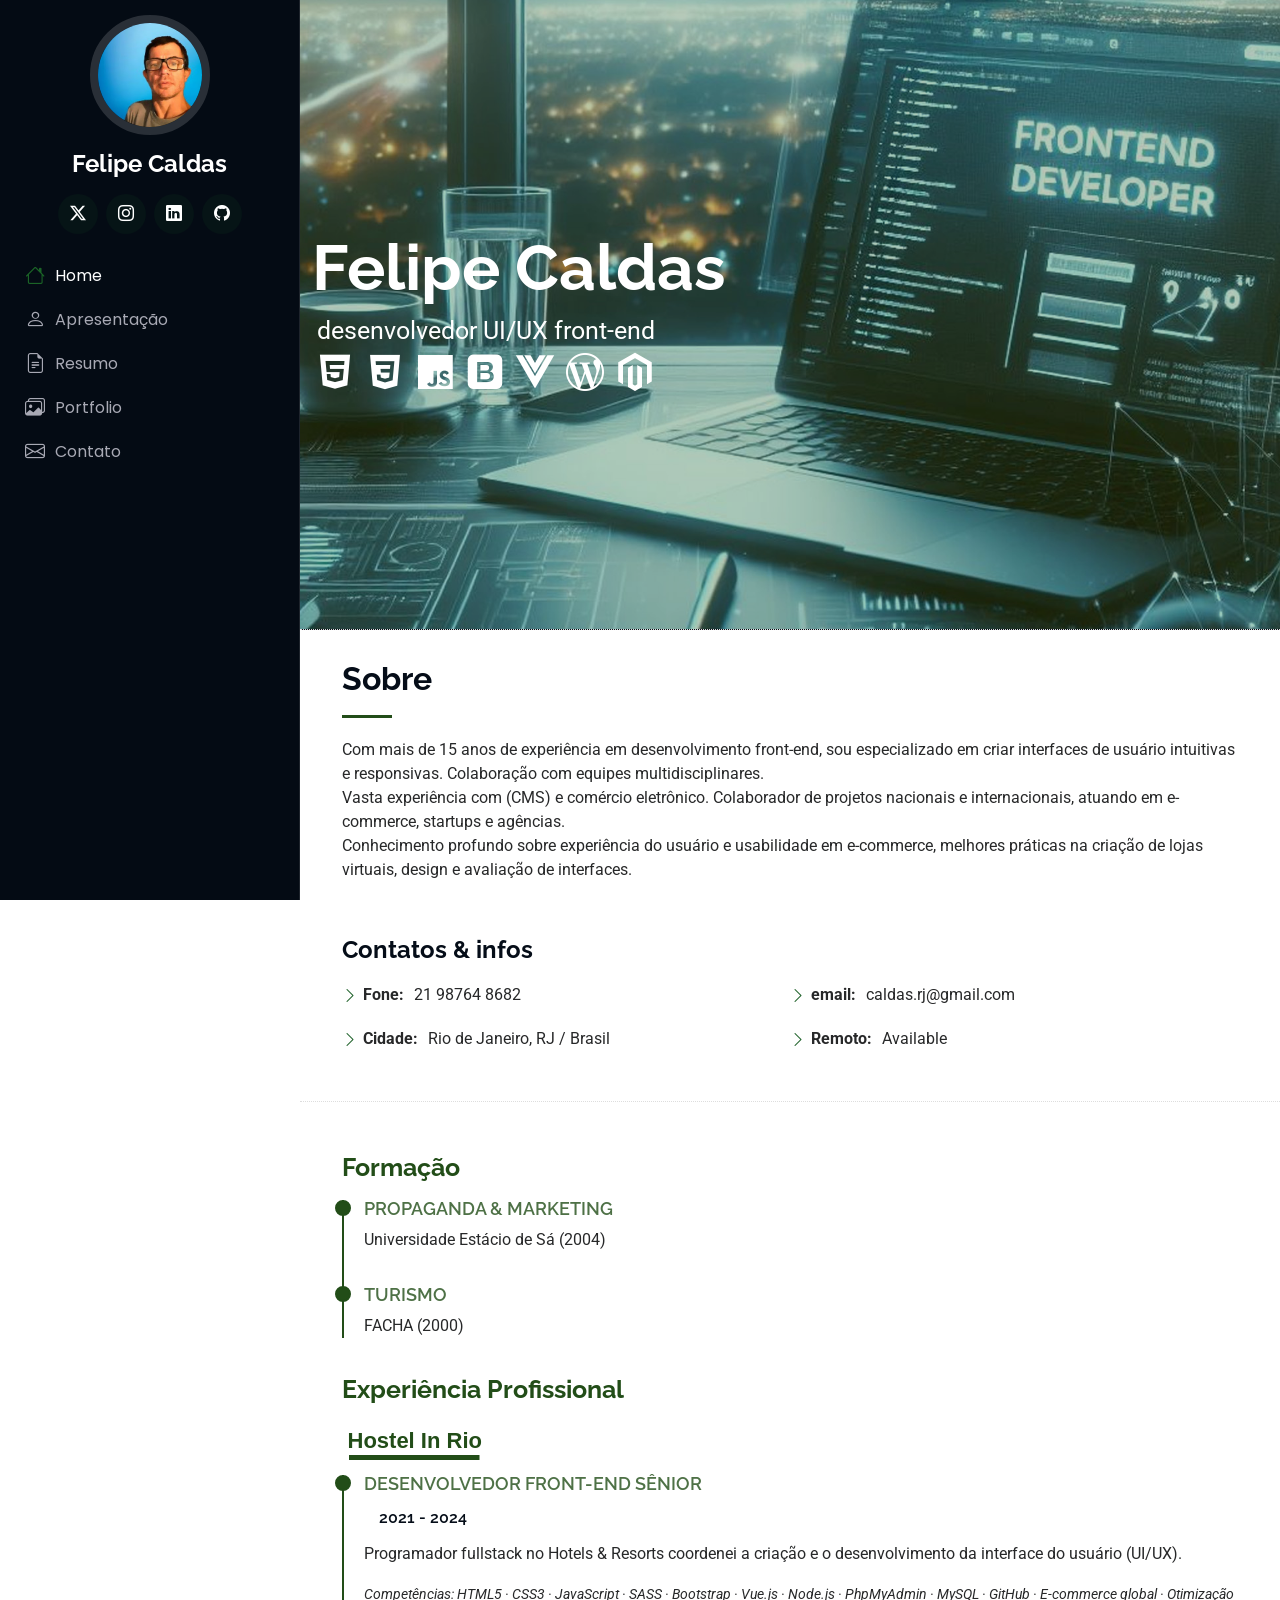
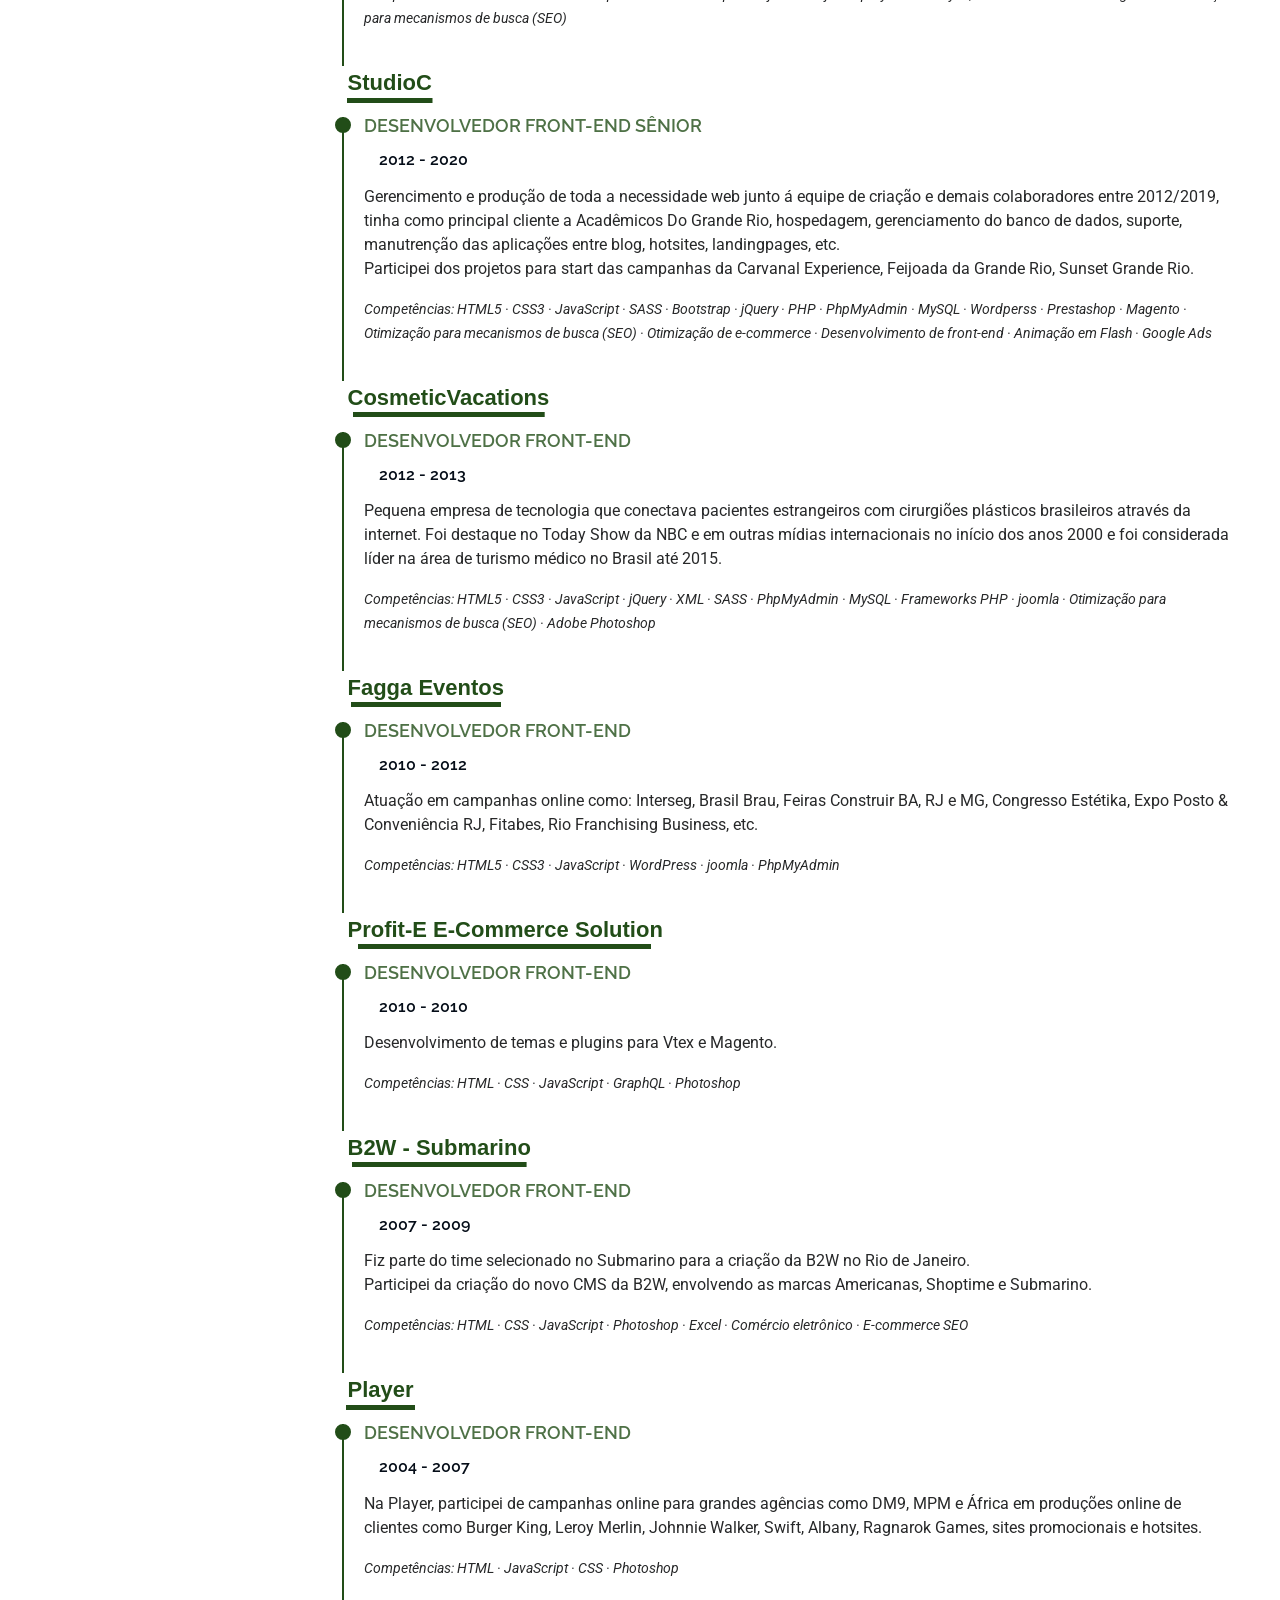
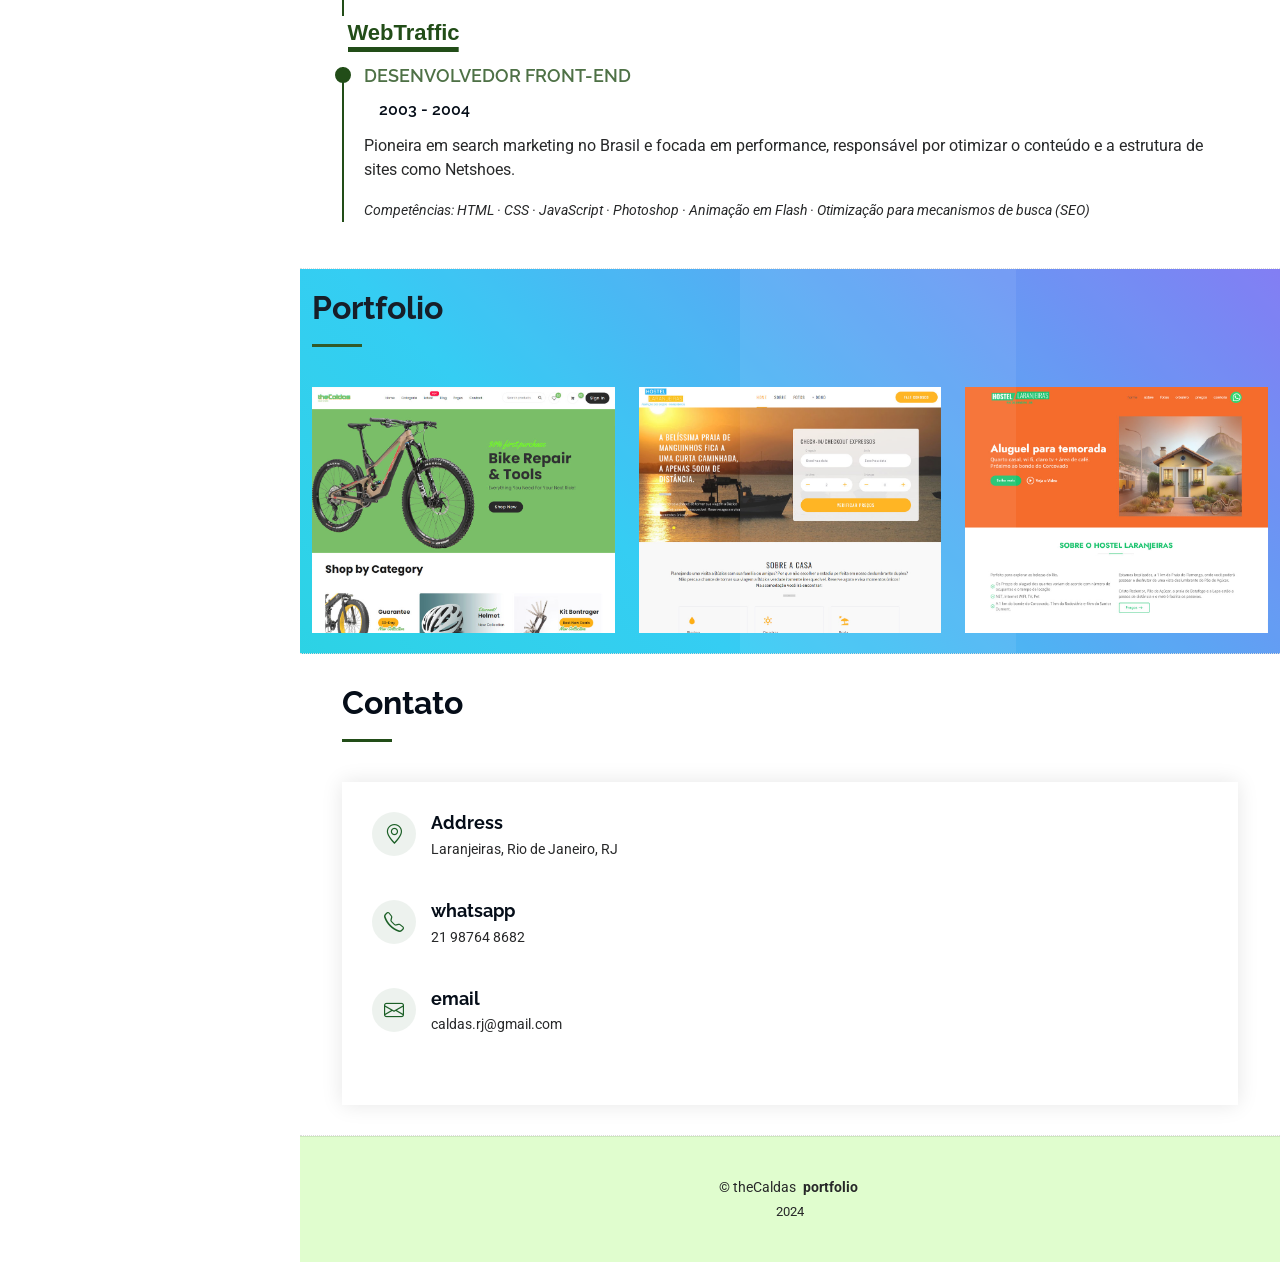
<file: index.html>
<!DOCTYPE html>
<html lang="en">

<head>
  <meta charset="utf-8">
  <meta content="width=device-width, initial-scale=1.0" name="viewport">
  <title>Felipe Caldas - Portfolio 2024</title>
  <meta content="" name="description">
  <meta content="" name="keywords">

  <!-- Favicons -->
  <link href="assets/img/favicon.ico" rel="icon">
  <link href="assets/img/apple-touch-icon.png" rel="apple-touch-icon">

  <!-- Fonts -->
  <link href="https://fonts.googleapis.com" rel="preconnect">
  <link href="https://fonts.gstatic.com" rel="preconnect" crossorigin>
  <link
    href="https://fonts.googleapis.com/css2?family=Roboto:ital,wght@0,100;0,300;0,400;0,500;0,700;0,900;1,100;1,300;1,400;1,500;1,700;1,900&family=Poppins:ital,wght@0,100;0,200;0,300;0,400;0,500;0,600;0,700;0,800;0,900;1,100;1,200;1,300;1,400;1,500;1,600;1,700;1,800;1,900&family=Raleway:ital,wght@0,100;0,200;0,300;0,400;0,500;0,600;0,700;0,800;0,900;1,100;1,200;1,300;1,400;1,500;1,600;1,700;1,800;1,900&display=swap"
    rel="stylesheet">

  <!-- Vendor CSS Files -->
  <link href="assets/vendor/bootstrap/css/bootstrap.min.css" rel="stylesheet">
  <link href="assets/vendor/bootstrap-icons/bootstrap-icons.css" rel="stylesheet">
  <link href="assets/vendor/boxicons/css/boxicons.min.css" rel="stylesheet">
  <link href="assets/vendor/aos/aos.css" rel="stylesheet">
  <link href="assets/vendor/glightbox/css/glightbox.min.css" rel="stylesheet">
  <link href="assets/vendor/swiper/swiper-bundle.min.css" rel="stylesheet">

  <!-- Main CSS File -->
  <link href="assets/css/main.css" rel="stylesheet">

  <!-- =======================================================
  * Template Name: iPortfolio
  * Template URL: https://bootstrapmade.com/iportfolio-bootstrap-portfolio-websites-template/
  * Updated: Jun 29 2024 with Bootstrap v5.3.3
  * Author: BootstrapMade.com
  * License: https://bootstrapmade.com/license/
  ======================================================== -->
</head>

<body class="index-page">

  <header id="header" class="header dark-background d-flex flex-column">
    <i class="header-toggle d-xl-none bi bi-list"></i>

    <div class="profile-img">
      <img src="assets/img/my-profile-img.jpg" alt="" class="img-fluid rounded-circle">
    </div>

    <a href="index.html" class="logo d-flex align-items-center justify-content-center">
      <!-- Uncomment the line below if you also wish to use an image logo -->
      <!-- <img src="assets/img/logo.png" alt=""> -->
      <h1 class="sitename">Felipe Caldas</h1>
    </a>

    <div class="social-links text-center">
      <a href="https://twitter.com/HostelinRio" target="_blank" twitter"><i class="bi bi-twitter-x"></i></a>
      <a href="https://www.linkedin.com/in/felipe-caldas-19a02522/" target="_blank" class="instagram"><i
          class="bi bi-instagram"></i></a>
      <a href="https://www.linkedin.com/in/felipe-caldas37/" class="google-plus" target="_blank"><i class="bi bi-linkedin"></i></a>
      <a href="https://github.com/felipecm37" class="linkedin" target="_blank"><i class="bi bi-github"></i></a>
    </div>

    <nav id="navmenu" class="navmenu">
      <ul>
        <li><a href="#hero" class="active"><i class="bi bi-house navicon"></i>Home</a></li>
        <li><a href="#about"><i class="bi bi-person navicon"></i> Apresentação</a></li>
        <li><a href="#resume"><i class="bi bi-file-earmark-text navicon"></i> Resumo</a></li>
        <li><a href="#portfolio"><i class="bi bi-images navicon"></i> Portfolio</a></li>
        <!--
        <li class="dropdown"><a href="#"><i class="bi bi-menu-button navicon"></i> <span>Dropdown</span> <i
              class="bi bi-chevron-down toggle-dropdown"></i></a>
          <ul>
            <li><a href="#">Dropdown 1</a></li>
            <li class="dropdown"><a href="#"><span>Deep Dropdown</span> <i
                  class="bi bi-chevron-down toggle-dropdown"></i></a>
              <ul>
                <li><a href="#">Deep Dropdown 1</a></li>
                <li><a href="#">Deep Dropdown 2</a></li>
                <li><a href="#">Deep Dropdown 3</a></li>
                <li><a href="#">Deep Dropdown 4</a></li>
                <li><a href="#">Deep Dropdown 5</a></li>
              </ul>
            </li>
            <li><a href="#">Dropdown 2</a></li>
            <li><a href="#">Dropdown 3</a></li>
            <li><a href="#">Dropdown 4</a></li>
          </ul>
        </li>
        -->
        <li><a href="#contact"><i class="bi bi-envelope navicon"></i> Contato</a></li>
      </ul>
    </nav>

  </header>

  <main class="main">

    <!-- Hero Section -->
    <section id="hero" class="hero section dark-background">

      <img src="assets/img/hero-bg.jpg" alt="" data-aos="fade-in" class="">

      <div class="container" data-aos="fade-up" data-aos-delay="100">
        <h2>Felipe Caldas</h2>
        <p>desenvolvedor UI/UX front-end</p>

        <div class="skill_job">
          <i class="bx hardskills bxl-html5"></i>
          <i class="bx hardskills bxl-css3"></i>
          <i class="bx hardskills bxl-javascript"></i>
          <i class="bx hardskills bxl-bootstrap"></i>
          <i class="bx hardskills bxl-vuejs"></i>
          <i class="bx hardskills bxl-wordpress"></i>
          <i class="bx hardskills bxl-magento"></i>
        </div>
      </div>

    </section><!-- /Hero Section -->

    <!-- About Section -->
    <section id="about" class="about section">

      <!-- Section Title -->
      <div class="container section-title" data-aos="fade-up">
        <h2>Sobre</h2>
        <p>
          Com mais de 15 anos de experiência em desenvolvimento front-end, sou especializado em criar interfaces de
          usuário intuitivas e responsivas. Colaboração com equipes multidisciplinares.<br>
          Vasta experiência com (CMS) e comércio eletrônico. Colaborador de projetos nacionais e internacionais, atuando
          em e-commerce, startups e agências.<br>
          Conhecimento profundo sobre experiência do usuário e usabilidade em e-commerce, melhores práticas na criação
          de lojas virtuais, design e avaliação de interfaces.
        </p>
      </div><!-- End Section Title -->

      <div class="container" data-aos="fade-up" data-aos-delay="100">

        <div class="row gy-4 justify-content-center">
          <div class="col-lg-8 content">
            <h2>Contatos &amp; infos</h2>
            <div class="row">
              <div class="col-lg-6">
                <ul>
                  <li><i class="bi bi-chevron-right"></i> <strong>Fone:</strong> <span>21 98764 8682</span></li>
                  <li><i class="bi bi-chevron-right"></i> <strong>email:</strong> <span>caldas.rj@gmail.com</span></li>
                  <li><i class="bi bi-chevron-right"></i> <strong>Cidade:</strong> <span>Rio de Janeiro, RJ /
                      Brasil</span></li>
                  <li><i class="bi bi-chevron-right"></i> <strong>Remoto:</strong> <span>Available</span></li>
                </ul>
              </div>

            </div>
          </div>
        </div>

      </div>

    </section>
    <!-- /About Section -->

    <!-- Resume Section -->
    <section id="resume" class="resume section">


      <div class="container">

        <div class="row">

          <div class="col-lg-6" data-aos="fade-up" data-aos-delay="100">

            <div class="col-lg-6" data-aos="fade-up" data-aos-delay="200">
              <h3 class="resume-title ntit">Formação</h3>
              <div class="resume-item">
                <h4>Propaganda & Marketing</h4>
                <p>Universidade Estácio de Sá (2004)</p>
              </div><!-- Edn Resume Item -->

              <div class="resume-item">
                <h4>Turismo</h4>
                <p>FACHA (2000)</p>
              </div><!-- Edn Resume Item -->

            </div>

            <h3 class="resume-title ntit">Experiência Profissional</h3>

            <h3 class="resume-title tcolor"><span>Hostel in Rio</span></h3>
            <div class="resume-item">
              <h4>DESENVOLVEDOR FRONT-END SÊNIOR</h4>
              <h5>2021 - 2024</h5>
              <p>Programador fullstack no Hotels & Resorts coordenei a criação e o desenvolvimento da interface do
                usuário (UI/UX).</p>
              <p><em>Competências: HTML5 · CSS3 · JavaScript · SASS · Bootstrap · Vue.js · Node.js · PhpMyAdmin · MySQL
                  · GitHub · E-commerce global · Otimização para mecanismos de busca (SEO)</em></p>
            </div><!-- Edn Resume Item -->

            <h3 class="resume-title tcolor"><span>StudioC</span></h3>
            <div class="resume-item">
              <h4>DESENVOLVEDOR FRONT-END SÊNIOR</h4>
              <h5>2012 - 2020</h5>
              <p>
                Gerencimento e produção de toda a necessidade web junto á equipe de criação e demais colaboradores entre
                2012/2019, tinha como principal cliente a Acadêmicos Do Grande Rio, hospedagem, gerenciamento do banco
                de dados, suporte, manutrenção
                das aplicações entre blog, hotsites, landingpages, etc.<br>
                Participei dos projetos para start das campanhas da Carvanal Experience, Feijoada da Grande Rio, Sunset
                Grande Rio.
              </p>
              <p><em>Competências: HTML5 · CSS3 · JavaScript · SASS · Bootstrap · jQuery · PHP · PhpMyAdmin · MySQL ·
                  Wordperss · Prestashop · Magento · Otimização para mecanismos de busca (SEO) · Otimização de
                  e-commerce · Desenvolvimento de front-end · Animação em Flash · Google Ads</em></p>
            </div><!-- Edn Resume Item -->

            <h3 class="resume-title tcolor"><span>CosmeticVacations</span></h3>
            <div class="resume-item">
              <h4>DESENVOLVEDOR FRONT-END</h4>
              <h5>2012 - 2013</h5>
              <p>Pequena empresa de tecnologia que conectava pacientes estrangeiros com cirurgiões plásticos brasileiros
                através da internet. Foi destaque no Today Show da NBC e em outras mídias internacionais no início dos
                anos 2000 e foi considerada líder na área de turismo médico no Brasil até 2015.</p>
              <p><em>Competências: HTML5 · CSS3 · JavaScript · jQuery · XML · SASS · PhpMyAdmin · MySQL · Frameworks PHP
                  · joomla · Otimização para mecanismos de busca (SEO) · Adobe Photoshop</em></p>
            </div><!-- Edn Resume Item -->

            <h3 class="resume-title tcolor"><span>Fagga eventos</span></h3>
            <div class="resume-item">
              <h4>DESENVOLVEDOR FRONT-END</h4>
              <h5>2010 - 2012</h5>
              <p>
                Atuação em campanhas online como: Interseg, Brasil Brau, Feiras Construir BA, RJ e MG, Congresso
                Estétika, Expo Posto & Conveniência RJ, Fitabes, Rio Franchising Business, etc.</p>
              <p><em>Competências: HTML5 · CSS3 · JavaScript · WordPress · joomla · PhpMyAdmin
                </em></p>
            </div><!-- Edn Resume Item -->

            <h3 class="resume-title tcolor"><span>Profit-e E-commerce Solution</span></h3>
            <div class="resume-item">
              <h4>DESENVOLVEDOR FRONT-END</h4>
              <h5>2010 - 2010</h5>
              <p>
                Desenvolvimento de temas e plugins para Vtex e Magento.
              <p><em>Competências: HTML · CSS · JavaScript · GraphQL · Photoshop</em></p>
            </div><!-- Edn Resume Item -->

            <h3 class="resume-title tcolor"><span>B2W - Submarino</span></h3>
            <div class="resume-item">
              <h4>DESENVOLVEDOR FRONT-END</h4>
              <h5>2007 - 2009</h5>
              <p>Fiz parte do time selecionado no Submarino para a criação da B2W no
                Rio de Janeiro.<br>
                Participei da criação do novo CMS da B2W, envolvendo as marcas Americanas, Shoptime e Submarino.
              </p>
              <p><em>Competências: HTML · CSS · JavaScript · Photoshop · Excel · Comércio eletrônico · E-commerce SEO
                </em></p>
            </div><!-- Edn Resume Item -->

            <h3 class="resume-title tcolor"><span>Player</span></h3>
            <div class="resume-item">
              <h4>DESENVOLVEDOR FRONT-END</h4>
              <h5>2004 - 2007</h5>
              <p>Na Player, participei de campanhas online para grandes agências como DM9,
                MPM e África em produções online de clientes como Burger King, Leroy Merlin, Johnnie Walker, Swift,
                Albany, Ragnarok Games, sites promocionais e hotsites.
              </p>
              <p><em>Competências: HTML · JavaScript · CSS · Photoshop
                </em></p>
            </div><!-- Edn Resume Item -->

            <h3 class="resume-title tcolor"><span>WebTraffic</span></h3>
            <div class="resume-item">
              <h4>DESENVOLVEDOR FRONT-END</h4>
              <h5>2003 - 2004</h5>
              <p>Pioneira em search marketing no Brasil e focada em performance, responsável por otimizar
                o conteúdo e a estrutura de sites como Netshoes.</p>
              <p><em>Competências: HTML · CSS · JavaScript · Photoshop · Animação em Flash · Otimização para mecanismos
                  de busca (SEO)
                </em></p>
            </div><!-- Edn Resume Item -->

          </div>

        </div>

      </div>

    </section><!-- /Resume Section -->

    <!-- Portfolio Section -->
    <section id="portfolio" class="portfolio section light-background">

      <!-- Section Title -->
      <div class="container section-title" data-aos="fade-up">
        <h2>Portfolio</h2>
      </div><!-- End Section Title -->

      <div class="container">

        <div class="isotope-layout" data-default-filter="*" data-layout="masonry" data-sort="original-order">

          <!--
          <ul class="portfolio-filters isotope-filters" data-aos="fade-up" data-aos-delay="100">
            <li data-filter="*" class="filter-active">All</li>
            <li data-filter=".filter-app">App</li>
            <li data-filter=".filter-product">Product</li>
            <li data-filter=".filter-branding">Branding</li>
            <li data-filter=".filter-books">Books</li>
          </ul>
         End Portfolio Filters -->

          <div class="row gy-4 isotope-container" data-aos="fade-up" data-aos-delay="200">

            <div class="col-lg-4 col-md-6 portfolio-item isotope-item filter-app">
              <div class="portfolio-content h-100">
                <img src="assets/img/portfolio/app-1.jpg" class="img-fluid" alt="">
                <div class="portfolio-info">
                  <h4>Project description. The E-commerce website is a place to showcase and sell work. The challenge:
                    Take a fictional product and develop a brand and an online store to sell it. </h4>
                  <p>E-commerce website</p>
                  <a href="assets/img/portfolio/app-1.jpg" title="Aplicação web" data-gallery="portfolio-gallery-app"
                    class="glightbox preview-link"><i class="bi bi-zoom-in"></i></a>
                  <a href="https://felipecm37.github.io/bstore.git.io/" target="_blank" title="Link Github"
                    class="details-link"><i class="bi bi-link-45deg"></i></a>
                </div>
              </div>
            </div><!-- End Portfolio Item -->

            <div class="col-lg-4 col-md-6 portfolio-item isotope-item filter-product">
              <div class="portfolio-content h-100">
                <img src="assets/img/portfolio/app-2.jpg" class="img-fluid" alt="">
                <div class="portfolio-info">
                  <h4>Aplicação web - HTML, css Bootstrap</h4>
                  <p>Landingpage com agendamento e reservas</p>
                  <a href="assets/img/portfolio/app-2.jpg" title="Aplicação web" data-gallery="portfolio-gallery-app"
                    class="glightbox preview-link"><i class="bi bi-zoom-in"></i></a>
                  <a href="https://felipecm37.github.io/buzios.github.io/" target="_blank" title="Link Github"
                    class="details-link"><i class="bi bi-link-45deg"></i></a>
                </div>
              </div>
            </div><!-- End Portfolio Item -->

            <div class="col-lg-4 col-md-6 portfolio-item isotope-item filter-branding">
              <div class="portfolio-content h-100">
                <img src="assets/img/portfolio/app-3.jpg" class="img-fluid" alt="">
                <div class="portfolio-info">
                  <h4>Aplicação web - HTML, css Bootstrap</h4>
                  <p>Tema para Landingpages</p>
                  <a href="assets/img/portfolio/app-3.jpg" title="Aplicação web"
                    data-gallery="portfolio-gallery-branding" class="glightbox preview-link"><i
                      class="bi bi-zoom-in"></i></a>
                  <a href="https://felipecm37.github.io/room.github.io/" target="_blank" title="Link Github"
                    class="details-link"><i class="bi bi-link-45deg"></i></a>
                </div>
              </div>
            </div><!-- End Portfolio Item -->

          </div><!-- End Portfolio Container -->

        </div>

      </div>

    </section><!-- /Portfolio Section -->

    <!-- Contact Section -->
    <section id="contact" class="contact section">

      <!-- Section Title -->
      <div class="container section-title" data-aos="fade-up">
        <h2>Contato</h2>
      </div><!-- End Section Title -->

      <div class="container" data-aos="fade-up" data-aos-delay="100">

        <div class="row gy-4">

          <div class="col-lg-5">

            <div class="info-wrap">
              <div class="info-item d-flex" data-aos="fade-up" data-aos-delay="200">
                <i class="bi bi-geo-alt flex-shrink-0"></i>
                <div>
                  <h3>Address</h3>
                  <p>Laranjeiras, Rio de Janeiro, RJ</p>
                </div>
              </div><!-- End Info Item -->

              <div class="info-item d-flex" data-aos="fade-up" data-aos-delay="300">
                <i class="bi bi-telephone flex-shrink-0"></i>
                <div>
                  <h3>whatsapp</h3>
                  <p>21 98764 8682</p>
                </div>
              </div><!-- End Info Item -->

              <div class="info-item d-flex" data-aos="fade-up" data-aos-delay="400">
                <i class="bi bi-envelope flex-shrink-0"></i>
                <div>
                  <h3>email</h3>
                  <p>caldas.rj@gmail.com</p>
                </div>
              </div><!-- End Info Item -->
            </div>
          </div>

        </div>

      </div>

    </section><!-- /Contact Section -->

  </main>

  <footer id="footer" class="footer position-relative light-background">

    <div class="container">
      <div class="copyright text-center ">
        <p>© <span>theCaldas</span> <strong class="px-1 sitename">portfolio</strong>
        </p>
      </div>
      <div class="credits">
        2024
      </div>
    </div>

  </footer>

  <!-- Scroll Top -->
  <a href="#" id="scroll-top" class="scroll-top d-flex align-items-center justify-content-center"><i
      class="bi bi-arrow-up-short"></i></a>

  <!-- Preloader -->
  <div id="preloader"></div>

  <!-- Vendor JS Files -->
  <script src="assets/vendor/bootstrap/js/bootstrap.bundle.min.js"></script>
  <script src="assets/vendor/php-email-form/validate.js"></script>
  <script src="assets/vendor/aos/aos.js"></script>
  <script src="assets/vendor/typed.js/typed.umd.js"></script>
  <script src="assets/vendor/purecounter/purecounter_vanilla.js"></script>
  <script src="assets/vendor/waypoints/noframework.waypoints.js"></script>
  <script src="assets/vendor/glightbox/js/glightbox.min.js"></script>
  <script src="assets/vendor/imagesloaded/imagesloaded.pkgd.min.js"></script>
  <script src="assets/vendor/isotope-layout/isotope.pkgd.min.js"></script>
  <script src="assets/vendor/swiper/swiper-bundle.min.js"></script>

  <!-- Main JS File -->
  <script src="assets/js/main.js"></script>

</body>

</html>
</file>
<file: assets/css/main.css>
/**
* Template Name: iPortfolio
* Template URL: https://bootstrapmade.com/iportfolio-bootstrap-portfolio-websites-template/
* Updated: Jun 29 2024 with Bootstrap v5.3.3
* Author: BootstrapMade.com
* License: https://bootstrapmade.com/license/
*/

/*--------------------------------------------------------------
# Font & Color Variables
# Help: https://bootstrapmade.com/color-system/
--------------------------------------------------------------*/
/* Fonts */
:root {
  --default-font: "Roboto", system-ui, -apple-system, "Segoe UI", Roboto, "Helvetica Neue", Arial, "Noto Sans", "Liberation Sans", sans-serif, "Apple Color Emoji", "Segoe UI Emoji", "Segoe UI Symbol", "Noto Color Emoji";
  --heading-font: "Raleway", sans-serif;
  --nav-font: "Poppins", sans-serif;
}

/* Global Colors - The following color variables are used throughout the website. Updating them here will change the color scheme of the entire website */
:root {
  --background-color: #ffffff;
  /* Background color for the entire website, including individual sections */
  --default-color: #272829;
  /* Default color used for the majority of the text content across the entire website */
  --heading-color: #050d18;
  /* Color for headings, subheadings and title throughout the website */
  --accent-color: #149ddd;
  /* Accent color that represents your brand on the website. It's used for buttons, links, and other elements that need to stand out */
  --surface-color: #ffffff;
  /* The surface color is used as a background of boxed elements within sections, such as cards, icon boxes, or other elements that require a visual separation from the global background. */
  --contrast-color: #ffffff;
  /* Contrast color for text, ensuring readability against backgrounds of accent, heading, or default colors. */
}

/* Nav Menu Colors - The following color variables are used specifically for the navigation menu. They are separate from the global colors to allow for more customization options */
:root {
  --nav-color: #a8a9b4;
  /* The default color of the main navmenu links */
  --nav-hover-color: #ffffff;
  /* Applied to main navmenu links when they are hovered over or active */
  --nav-mobile-background-color: #040b14;
  /* Used as the background color for mobile navigation menu */
  --nav-dropdown-background-color: #040b14;
  /* Used as the background color for dropdown items that appear when hovering over primary navigation items */
  --nav-dropdown-color: #a8a9b4;
  /* Used for navigation links of the dropdown items in the navigation menu. */
  --nav-dropdown-hover-color: #ffffff;
  /* Similar to --nav-hover-color, this color is applied to dropdown navigation links when they are hovered over. */
}

/* Color Presets - These classes override global colors when applied to any section or element, providing reuse of the sam color scheme. */

.light-background {
  --background-color: #e0fdce;
  --surface-color: #ffffff;
}

.dark-background {
  --background-color: #040b14;
  --default-color: #ffffff;
  --heading-color: #ffffff;
  --surface-color: #224d18;
  --contrast-color: #ffffff;
}

/* Smooth scroll */
:root {
  scroll-behavior: smooth;
}

/*--------------------------------------------------------------
# General Styling & Shared Classes
--------------------------------------------------------------*/
body {
  color: var(--default-color);
  background-color: var(--background-color);
  font-family: var(--default-font);
}

a {
  color: #224d18;
  text-decoration: none;
  transition: 0.3s;
}

a:hover {
  color: color-mix(in srgb, var(--accent-color), transparent 25%);
  text-decoration: none;
}

h1,
h2,
h3,
h4,
h5,
h6 {
  color: var(--heading-color);
  font-family: var(--heading-font);
}

/* PHP Email Form Messages
------------------------------*/
.php-email-form .error-message {
  display: none;
  background: #df1529;
  color: #ffffff;
  text-align: left;
  padding: 15px;
  margin-bottom: 24px;
  font-weight: 600;
}

/* Coluna de 50% para 100%
------------------------------*/
.col-lg-6 {
  width: 100%;
}

.col-lg-8 {
  flex: 0 0 auto;
  width: 100%;
}

.col-lg-5 {
  flex: 0 0 auto;
  width: 100%;
}

.php-email-form .sent-message {
  display: none;
  color: #ffffff;
  background: #059652;
  text-align: center;
  padding: 15px;
  margin-bottom: 24px;
  font-weight: 600;
}

.php-email-form .loading {
  display: none;
  background: var(--surface-color);
  text-align: center;
  padding: 15px;
  margin-bottom: 24px;
}

.php-email-form .loading:before {
  content: "";
  display: inline-block;
  border-radius: 50%;
  width: 24px;
  height: 24px;
  margin: 0 10px -6px 0;
  border: 3px solid var(--accent-color);
  border-top-color: var(--surface-color);
  animation: php-email-form-loading 1s linear infinite;
}

@keyframes php-email-form-loading {
  0% {
    transform: rotate(0deg);
  }

  100% {
    transform: rotate(360deg);
  }
}

/*--------------------------------------------------------------
# Global Header
--------------------------------------------------------------*/
.header {
  color: var(--default-color);
  background-color: var(--background-color);
  position: fixed;
  top: 0;
  left: 0;
  bottom: 0;
  padding: 0 15px;
  width: 300px;
  transition: all ease-in-out 0.3s;
  overflow-y: auto;
  z-index: 997;
  border-right: 1px solid color-mix(in srgb, var(--default-color), transparent 90%);
}

.header .profile-img img {
  margin: 15px auto;
  display: block;
  width: 120px;
  border: 8px solid color-mix(in srgb, var(--default-color), transparent 85%);
}

.header .logo {
  line-height: 1;
  margin-bottom: 15px;
}

.header .logo img {
  max-height: 32px;
  margin-right: 8px;
}

.header .logo h1 {
  font-size: 24px;
  margin: 0;
  font-weight: 700;
  color: #fff;
}

/*
.rounded-circle {
  animation: rotation 3s infinite linear;
  max-width: 210px;
  width: 200px;
}
*/

@keyframes rotation {
  from {
    transform: rotate(0deg);
  }

  to {
    transform: rotate(359deg);
  }
}

.header .social-links {
  margin: 0 0 20px 0;
}

.header .social-links a {
  font-size: 16px;
  display: inline-flex;
  align-items: center;
  justify-content: center;
  background: color-mix(in srgb, hsl(130, 56%, 24%), transparent 90%);
  color: var(--default-color);
  margin: 0 2px;
  border-radius: 50%;
  text-align: center;
  width: 40px;
  height: 40px;
  transition: 0.3s;
}

.header .social-links a:hover {
  color: var(--contrast-color);
  background: hsl(130, 56%, 24%);
}

@media (min-width: 1200px) {

  .header~main,
  .header~#footer {
    margin-left: 300px;
  }
}

@media (max-width: 1199px) {
  .header {
    left: -100%;
  }
}

.header.header-show {
  left: 0;
}

.header .header-toggle {
  color: var(--contrast-color);
  background-color: hsl(130, 56%, 24%);
  font-size: 22px;
  display: flex;
  align-items: center;
  justify-content: center;
  width: 40px;
  height: 40px;
  border-radius: 50%;
  cursor: pointer;
  position: fixed;
  top: 15px;
  right: 15px;
  z-index: 9999;
  transition: background-color 0.3s;
}

.header .header-toggle:hover {
  color: var(--contrast-color);
  background-color: color-mix(in srgb, hsl(130, 56%, 24%) 90%, white 15%);
}

/*--------------------------------------------------------------
# Navigation Menu
--------------------------------------------------------------*/
.mobile-nav-toggle {
  display: none;
}

.navmenu {
  padding: 0;
  z-index: 9997;
}

.navmenu ul {
  list-style: none;
  padding: 0 0 20px 0;
  margin: 0;
}

.navmenu a,
.navmenu a:focus {
  color: var(--nav-color);
  padding: 7px 10px;
  font-family: var(--nav-font);
  font-size: 16px;
  font-weight: 400;
  display: flex;
  align-items: center;
  white-space: nowrap;
  transition: 0.3s;
  width: 100%;
}

.navmenu a .navicon,
.navmenu a:focus .navicon {
  font-size: 20px;
  margin-right: 10px;
}

.navmenu a .toggle-dropdown,
.navmenu a:focus .toggle-dropdown {
  font-size: 12px;
  line-height: 0;
  margin-left: auto;
  width: 30px;
  height: 30px;
  display: flex;
  align-items: center;
  justify-content: center;
  border-radius: 50%;
  transition: 0.3s;
  flex-shrink: 0;
  background-color: color-mix(in srgb, var(--accent-color), transparent 90%);
}

.navmenu a .toggle-dropdown:hover,
.navmenu a:focus .toggle-dropdown:hover {
  background-color: var(--accent-color);
  color: var(--contrast-color);
}

.navmenu a:hover,
.navmenu .active,
.navmenu .active:focus {
  color: var(--nav-hover-color);
}

.navmenu a:hover .navicon,
.navmenu .active .navicon,
.navmenu .active:focus .navicon {
  color: #1b6427;
}

.navmenu .active .toggle-dropdown,
.navmenu .active:focus .toggle-dropdown {
  background-color: #224d18;
  color: var(--contrast-color);
  transform: rotate(180deg);
}

.navmenu .dropdown {
  display: block;
}

.navmenu .dropdown a,
.navmenu .dropdown a:focus {
  color: --nav-dropdown-color;
}

.navmenu .dropdown a:hover,
.navmenu .dropdown .active,
.navmenu .dropdown .active:focus {
  color: var(--nav-dropdown-hover-color);
}

.navmenu .dropdown ul {
  position: static;
  display: none;
  z-index: 99;
  padding: 5px 10px;
  margin: 5px 10px;
  background-color: var(--nav-dropdown-background-color);
  border: 1px solid color-mix(in srgb, var(--default-color), transparent 90%);
  box-shadow: none;
  transition: all 0.5s ease-in-out;
}

.navmenu .dropdown ul ul {
  background-color: rgba(33, 37, 41, 0.1);
}

.navmenu .dropdown>.dropdown-active {
  display: block;
  background-color: rgba(33, 37, 41, 0.03);
}

/*--------------------------------------------------------------
# Global Footer
--------------------------------------------------------------*/
.footer {
  color: var(--default-color);
  background-color: var(--background-color);
  font-size: 14px;
  padding: 40px 0;
  position: relative;
  border-top: 1px solid color-mix(in srgb, var(--default-color), transparent 90%);
}

.footer .copyright p {
  margin-bottom: 0;
}

.footer .credits {
  margin-top: 4px;
  font-size: 13px;
  text-align: center;
}

/*--------------------------------------------------------------
# Preloader
--------------------------------------------------------------*/
#preloader {
  position: fixed;
  inset: 0;
  z-index: 999999;
  overflow: hidden;
  background: var(--background-color);
  transition: all 0.6s ease-out;
}

#preloader:before {
  content: "";
  position: fixed;
  top: calc(50% - 30px);
  left: calc(50% - 30px);
  border: 6px solid #ffffff;
  border-color: var(--accent-color) transparent var(--accent-color) transparent;
  border-radius: 50%;
  width: 60px;
  height: 60px;
  animation: animate-preloader 1.5s linear infinite;
}

@keyframes animate-preloader {
  0% {
    transform: rotate(0deg);
  }

  100% {
    transform: rotate(360deg);
  }
}

/*--------------------------------------------------------------
# Scroll Top Button
--------------------------------------------------------------*/
.scroll-top {
  position: fixed;
  visibility: hidden;
  opacity: 0;
  right: 15px;
  bottom: -15px;
  z-index: 99999;
  background-color: hsl(130, 56%, 24%);
  width: 44px;
  height: 44px;
  border-radius: 50px;
  transition: all 0.4s;
}

.scroll-top i {
  font-size: 24px;
  color: var(--contrast-color);
  line-height: 0;
}

.scroll-top:hover {
  background-color: #224d18;
  color: var(--contrast-color);
}

.scroll-top.active {
  visibility: visible;
  opacity: 1;
  bottom: 15px;
}

em {
  font-size: 14px;
}

/*--------------------------------------------------------------
# Disable aos animation delay on mobile devices
--------------------------------------------------------------*/
@media screen and (max-width: 768px) {
  [data-aos-delay] {
    transition-delay: 0 !important;
  }
}

/*--------------------------------------------------------------
# Global Page Titles & Breadcrumbs
--------------------------------------------------------------*/
.page-title {
  color: var(--default-color);
  background-color: var(--background-color);
  padding: 25px 0;
  position: relative;
}

.page-title h1 {
  font-size: 24px;
  font-weight: 700;
}

.page-title .breadcrumbs ol {
  display: flex;
  flex-wrap: wrap;
  list-style: none;
  padding: 0;
  margin: 0;
  font-size: 14px;
  font-weight: 400;
}

.page-title .breadcrumbs ol li+li {
  padding-left: 10px;
}

.page-title .breadcrumbs ol li+li::before {
  content: "/";
  display: inline-block;
  padding-right: 10px;
  color: color-mix(in srgb, var(--default-color), transparent 70%);
}


.portfolio {
  width: 100%;
  padding: 20px 0 20px 0 !important;
  background: -moz-linear-gradient(45deg, #02e1ba 0%, #26c9f2 29%, #d911f2 66%, #ffa079 100%);
  background: -webkit-linear-gradient(45deg, #02e1ba 0%, #26c9f2 29%, #d911f2 66%, #ffa079 100%);
  background: linear-gradient(45deg, #02e1ba 0%, #26c9f2 29%, #d911f2 66%, #ffa079 100%);
  background-size: 400% 400%;
  -webkit-animation: Gradient 15s ease infinite;
  -moz-animation: Gradient 15s ease infinite;
  animation: Gradient 15s ease infinite;
  /*min-height: calc(100vh - 2rem);*/
  display: flex;
  flex-direction: column;
  align-items: stretch;
  justify-content: space-evenly;
  overflow: hidden;
  position: relative;
}

.portfolio::before,
.portfolio::after {
  content: "";
  width: 70vmax;
  height: 70vmax;
  position: absolute;
  background: rgba(255, 255, 255, 0.07);
  left: -20vmin;
  top: -20vmin;
  animation: morph 15s linear infinite alternate, spin 20s linear infinite;
  z-index: 1;
  will-change: border-radius, transform;
  transform-origin: 55% 55%;
  pointer-events: none;
}

.portfolio::after {
  width: 70vmin;
  height: 70vmin;
  left: auto;
  right: -10vmin;
  top: auto;
  bottom: 0;
  animation: morph 10s linear infinite alternate, spin 26s linear infinite reverse;
  transform-origin: 20% 20%;
}

@-webkit-keyframes Gradient {
  0% {
    background-position: 0 50%
  }

  50% {
    background-position: 100% 50%
  }

  100% {
    background-position: 0 50%
  }
}

@-moz-keyframes Gradient {
  0% {
    background-position: 0 50%
  }

  50% {
    background-position: 100% 50%
  }

  100% {
    background-position: 0 50%
  }
}

@keyframes Gradient {
  0% {
    background-position: 0 50%
  }

  50% {
    background-position: 100% 50%
  }

  100% {
    background-position: 0 50%
  }
}

@keyframes morph {
  0% {
    border-radius: 40% 60% 60% 40% / 70% 30% 70% 30%;
  }

  100% {
    border-radius: 40% 60%;
  }
}

@keyframes spin {
  to {
    transform: rotate(1turn);
  }
}

.st0 {
  display: none;
}

.st1 {
  display: inline;
}

.st2 {
  opacity: 0.29;
}

.st3 {
  fill: #FFFFFF;
}

.st4 {
  clip-path: url(#SVGID_2_);
  fill: #FFFFFF;
}

.st5 {
  clip-path: url(#SVGID_4_);
}

.st6 {
  clip-path: url(#SVGID_6_);
}

.st7 {
  clip-path: url(#SVGID_8_);
}

.st8 {
  clip-path: url(#SVGID_10_);
}

.st9 {
  fill: none;
}

.st10 {
  clip-path: url(#SVGID_12_);
}

.st11 {
  opacity: 0.7;
}

.st12 {
  clip-path: url(#SVGID_14_);
}

.st13 {
  opacity: 0.2;
}

.st14 {
  clip-path: url(#SVGID_16_);
}

.st15 {
  opacity: 0.3;
  fill: #FFFFFF;
  enable-background: new;
}

/*--------------------------------------------------------------
# Global Sections
--------------------------------------------------------------*/
section,
.section {
  color: var(--default-color);
  background-color: var(--background-color);
  padding: 30px;
  overflow: clip;
  border-bottom: 1px #dddddd dotted;
}

/*--------------------------------------------------------------
# Global Section Titles
--------------------------------------------------------------*/
.section-title {
  padding-bottom: 20px;
  position: relative;
}

.section-title h2 {
  font-size: 32px;
  font-weight: 700;
  margin-bottom: 20px;
  padding-bottom: 20px;
  position: relative;
}

.section-title h2:after {
  content: "";
  position: absolute;
  display: block;
  width: 50px;
  height: 3px;
  background: #224d18;
  left: 0;
  bottom: 0;
}

.section-title p {
  margin-bottom: 0;
}

/*--------------------------------------------------------------
# Hero Section
--------------------------------------------------------------*/
.hero {
  width: 100%;
  min-height: 70vh;
  position: relative;
  padding: 80px 0;
  display: flex;
  align-items: center;
  justify-content: center;
}

.hero img {
  position: absolute;
  inset: 0;
  display: block;
  width: 100%;
  height: 100%;
  object-fit: cover;
  z-index: 1;
}

.hero:before {
  content: "";
  background: color-mix(in srgb, #224d18, transparent 70%);
  position: absolute;
  inset: 0;
  z-index: 2;
}

.hero .container {
  position: relative;
  z-index: 3;
}

.hero h2 {
  margin: 0;
  font-size: 64px;
  font-weight: 700;
}

.hero p {
  margin: 5px 0 0 5px;
  font-size: 25px;
}

.hero p span {
  letter-spacing: 1px;
  border-bottom: 2px solid #fff);
}

.hero .social-links {
  margin-top: 25px;
}

.hero .social-links a {
  font-size: 24px;
  display: inline-block;
  color: color-mix(in srgb, hsl(130, 56%, 24%), transparent 50%);
  line-height: 1;
  margin-right: 20px;
  transition: 0.3s;
}

.hero .social-links a:hover {
  color: var(--accent-color);
}

.hardskills {
  font-size: 46px !important;
  color: #fff;
}


.skill_job {
  width: 100%;
  margin: auto;
  float: none;
  display: block;
  height: auto;
  color: #1c470e;
  /* Fallback: Set a background color. */
  background-color: #ffffff;

  /* Create the gradient. */
  background-image: linear-gradient(45deg, #ffffff, #ffffff);

  /* Set the background size and repeat properties. */
  background-size: 100%;
  background-repeat: repeat;

  /* Use the text as a mask for the background. */
  /* This will show the gradient as a text color rather than element bg. */
  -webkit-background-clip: text;
  -webkit-text-fill-color: transparent;
  -moz-background-clip: text;
  -moz-text-fill-color: transparent;

}

@media (max-width: 768px) {
  .hero h2 {
    font-size: 32px;
  }

  .hero p {
    font-size: 20px;
  }
}

/*--------------------------------------------------------------
# About Section
--------------------------------------------------------------*/
.about .content h2 {
  font-weight: 700;
  font-size: 24px;
  padding: 34px 0 10px 0;
}

.about .content ul {
  list-style: none;
  padding: 0;
}

.about .content ul li {
  margin-bottom: 20px;
  display: flex;
  align-items: center;
  float: left;
  width: 50%;
}

/* Estilos para telas com largura máxima de 800px */
@media screen and (max-width: 800px) {
  .about .content ul li {
    width: 100%;
  }
}

.about .content ul strong {
  margin-right: 10px;
}

.about .content ul i {
  font-size: 16px;
  margin-right: 5px;
  color: hsl(130, 56%, 24%);
  line-height: 0;
}

/*--------------------------------------------------------------
# Stats Section
--------------------------------------------------------------*/
.stats .stats-item {
  padding: 30px;
  width: 100%;
}

.stats .stats-item i {
  color: hsl(130, 56%, 24%);
  display: block;
  font-size: 44px;
  float: left;
  line-height: 0;
}

.stats .stats-item .purecounter {
  color: hsl(130, 56%, 24%);
  font-size: 48px;
  line-height: 40px;
  display: block;
  font-weight: 700;
  margin-left: 60px;
}

.stats .stats-item p {
  color: color-mix(in srgb, hsl(130, 56%, 24%), transparent 40%);
  padding: 15px 0 0 0;
  margin: 0 0 0 60px;
  font-family: var(--heading-font);
  font-size: 14px;
}

/*--------------------------------------------------------------
# Skills Section
--------------------------------------------------------------*/
.skills .progress {
  height: 60px;
  display: block;
  background: none;
  border-radius: 0;
}

.skills .progress .skill {
  color: var(--heading-color);
  padding: 0;
  margin: 0 0 6px 0;
  text-transform: uppercase;
  display: block;
  font-weight: 600;
  font-family: var(--heading-font);
}

.skills .progress .skill .val {
  float: right;
  font-style: normal;
}

.skills .progress-bar-wrap {
  background: color-mix(in srgb, var(--default-color), transparent 90%);
  height: 10px;
}

.skills .progress-bar {
  width: 1px;
  height: 10px;
  transition: 0.9s;
  background-color: var(--accent-color);
}

.ntit {
  padding: 20px 0 0 0;
  font-size: 25px !important;
}

/*--------------------------------------------------------------
# Resume Section
--------------------------------------------------------------*/
.resume .resume-title {
  color: #224d18;
  font-size: 22px;
  font-weight: 700;
  margin-top: 0px;
  margin-bottom: 20px;
}

.resume .resume-item {
  padding: 0 0 20px 20px;
  margin-top: -2px;
  border-left: 2px solid #224d18;
  position: relative;
}

.resume .resume-item h4 {
  line-height: 18px;
  font-size: 18px;
  font-weight: 600;
  text-transform: uppercase;
  color: color-mix(in srgb, #224d18, transparent 20%);
  margin-bottom: 10px;
}

.resume .resume-item h5 {
  font-size: 16px;
  padding: 5px 15px;
  display: inline-block;
  font-weight: 600;
  margin-bottom: 10px;
}

.resume .resume-item ul {
  padding-left: 20px;
}

.resume .resume-item ul li {
  padding-bottom: 10px;
}

.resume .resume-item:last-child {
  padding-bottom: 0;
}

.resume .resume-item::before {
  content: "";
  position: absolute;
  width: 16px;
  height: 16px;
  border-radius: 50px;
  left: -9px;
  top: 0;
  background: #224d18;
  border: 2px solid #224d18;
}

.tcolor {
  --a: -45deg;
  /* control the angle */
  --t: .23em;
  /* thickness of the underline */
  color: #F1D4AF;
}

.tcolor span {
  --_s: calc(var(--t)*cos(var(--a)));
  background: linear-gradient(var(--a), #224d18 var(--_s), currentColor 0 calc(100% - var(--_s)), #224d18 0) bottom/var(--i, 90%) var(--t) no-repeat;
  padding: 0 .25em calc(var(--t) + .1em);
  -webkit-box-decoration-break: clone;
  box-decoration-break: clone;
  transition: .3s;
  cursor: pointer;
}

.tcolor:hover span {
  --i: 100%;
}

.tcolor {
  font-family: sans-serif;
  font-size: 3rem;
  font-weight: bold;
  line-height: 1.5;
  text-transform: capitalize;
}

/*--------------------------------------------------------------
# Portfolio Section
--------------------------------------------------------------*/
.portfolio .portfolio-filters {
  padding: 0;
  margin: 0 auto 20px auto;
  list-style: none;
  text-align: center;
}

.portfolio .portfolio-filters li {
  cursor: pointer;
  display: inline-block;
  padding: 0;
  font-size: 14px;
  font-weight: 400;
  margin: 0 10px;
  line-height: 1;
  text-transform: uppercase;
  margin-bottom: 10px;
  transition: all 0.3s ease-in-out;
}

.portfolio .portfolio-filters li:hover,
.portfolio .portfolio-filters li.filter-active {
  color: var(--accent-color);
}

.portfolio .portfolio-filters li:first-child {
  margin-left: 0;
}

.portfolio .portfolio-filters li:last-child {
  margin-right: 0;
}

@media (max-width: 575px) {
  .portfolio .portfolio-filters li {
    font-size: 14px;
    margin: 0 5px;
  }
}

.portfolio .portfolio-content {
  position: relative;
  overflow: hidden;
}

.portfolio .portfolio-content img {
  transition: 0.3s;
}

.portfolio .portfolio-content .portfolio-info {
  opacity: 0;
  position: absolute;
  inset: 0;
  z-index: 3;
  transition: all ease-in-out 0.3s;
  background: rgba(0, 0, 0, 0.6);
  padding: 15px;
}

.portfolio .portfolio-content .portfolio-info h4 {
  font-size: 14px;
  padding: 5px 10px;
  font-weight: 400;
  color: #ffffff;
  display: inline-block;
  background-color: #224d18;
}

.portfolio .portfolio-content .portfolio-info p {
  position: absolute;
  bottom: 10px;
  text-align: center;
  display: inline-block;
  left: 0;
  right: 0;
  font-size: 16px;
  font-weight: 600;
  color: rgba(255, 255, 255, 0.8);
}

.portfolio .portfolio-content .portfolio-info .preview-link,
.portfolio .portfolio-content .portfolio-info .details-link {
  position: absolute;
  left: calc(50% - 40px);
  font-size: 26px;
  top: calc(50% - 14px);
  color: #fff;
  transition: 0.3s;
  line-height: 1.2;
}

.portfolio .portfolio-content .portfolio-info .preview-link:hover,
.portfolio .portfolio-content .portfolio-info .details-link:hover {
  color: #224d18;
}

.portfolio .portfolio-content .portfolio-info .details-link {
  left: 50%;
  font-size: 34px;
  line-height: 0;
}

.portfolio .portfolio-content:hover .portfolio-info {
  opacity: 1;
}

.portfolio .portfolio-content:hover img {
  transform: scale(1.1);
}

/*--------------------------------------------------------------
# Services Section
--------------------------------------------------------------*/
.services .service-item {
  position: relative;
}

.services .service-item .icon {
  background: var(--accent-color);
  display: flex;
  align-items: center;
  justify-content: center;
  width: 54px;
  height: 54px;
  border-radius: 50%;
  transition: 0.5s;
  border: 1px solid #224d18;
  margin-right: 20px;
}

.services .service-item .icon i {
  color: #224d18;
  font-size: 24px;
  line-height: 0;
}

.services .service-item:hover .icon {
  background: var(--surface-color);
}

.services .service-item:hover .icon i {
  color: var(--accent-color);
}

.services .service-item .title {
  font-weight: 700;
  margin-bottom: 15px;
  font-size: 18px;
}

.services .service-item .title a {
  color: var(--heading-color);
}

.services .service-item .title a:hover {
  color: var(--accent-color);
}

.services .service-item .description {
  line-height: 24px;
  font-size: 14px;
}

/*--------------------------------------------------------------
# Testimonials Section
--------------------------------------------------------------*/
.testimonials .testimonials-carousel,
.testimonials .testimonials-slider {
  overflow: hidden;
}

.testimonials .testimonial-item {
  box-sizing: content-box;
  text-align: center;
  min-height: 320px;
}

.testimonials .testimonial-item .testimonial-img {
  width: 90px;
  border-radius: 50%;
  margin: 0 auto;
}

.testimonials .testimonial-item h3 {
  font-size: 18px;
  font-weight: bold;
  margin: 10px 0 5px 0;
}

.testimonials .testimonial-item h4 {
  font-size: 14px;
  color: color-mix(in srgb, var(--default-color), transparent 20%);
  margin: 0;
}

.testimonials .testimonial-item .quote-icon-left,
.testimonials .testimonial-item .quote-icon-right {
  color: color-mix(in srgb, var(--accent-color), transparent 40%);
  font-size: 26px;
  line-height: 0;
}

.testimonials .testimonial-item .quote-icon-left {
  display: inline-block;
  left: -5px;
  position: relative;
}

.testimonials .testimonial-item .quote-icon-right {
  display: inline-block;
  right: -5px;
  position: relative;
  top: 10px;
  transform: scale(-1, -1);
}

.testimonials .testimonial-item p {
  font-style: italic;
  margin: 0 15px 15px 15px;
  padding: 20px;
  background-color: var(--surface-color);
  position: relative;
  margin-bottom: 35px;
  border-radius: 6px;
  box-shadow: 0px 2px 15px rgba(0, 0, 0, 0.1);
}

.testimonials .testimonial-item p::after {
  content: "";
  width: 0;
  height: 0;
  border-top: 20px solid var(--surface-color);
  border-right: 20px solid transparent;
  border-left: 20px solid transparent;
  position: absolute;
  bottom: -20px;
  left: calc(50% - 20px);
}

.testimonials .swiper-wrapper {
  height: auto;
}

.testimonials .swiper-pagination {
  margin-top: 40px;
  position: relative;
}

.testimonials .swiper-pagination .swiper-pagination-bullet {
  width: 12px;
  height: 12px;
  background-color: var(--background-color);
  opacity: 1;
  border: 1px solid var(--accent-color);
}

.testimonials .swiper-pagination .swiper-pagination-bullet-active {
  background-color: var(--accent-color);
}

/*--------------------------------------------------------------
# Contact Section
--------------------------------------------------------------*/
.contact .info-wrap {
  background-color: var(--surface-color);
  box-shadow: 0px 0px 20px rgba(0, 0, 0, 0.1);
  padding: 30px;
}

@media (max-width: 575px) {
  .contact .info-wrap {
    padding: 20px;
  }
}

@media (max-width: 575px) {

  section,
  .section {
    padding: 20px 0 0 0;
  }
}

.contact .info-item {
  margin-bottom: 40px;
}

.contact .info-item i {
  font-size: 20px;
  color: hsl(130, 56%, 24%);
  background: color-mix(in srgb, hsl(130, 56%, 24%), transparent 92%);
  width: 44px;
  height: 44px;
  display: flex;
  justify-content: center;
  align-items: center;
  border-radius: 50px;
  transition: all 0.3s ease-in-out;
  margin-right: 15px;
}

.contact .info-item h3 {
  padding: 0;
  font-size: 18px;
  font-weight: 700;
  margin-bottom: 5px;
}

.contact .info-item p {
  padding: 0;
  margin-bottom: 0;
  font-size: 14px;
}

.contact .info-item:hover i {
  background: #224d18;
  color: var(--contrast-color);
}

.contact .php-email-form {
  background-color: #224d18;
  height: 100%;
  padding: 30px;
  box-shadow: 0px 0px 20px rgba(0, 0, 0, 0.1);
}

@media (max-width: 575px) {
  .contact .php-email-form {
    padding: 20px;
  }
}

.contact .php-email-form input[type=text],
.contact .php-email-form input[type=email],
.contact .php-email-form textarea {
  font-size: 14px;
  padding: 10px 15px;
  box-shadow: none;
  border-radius: 0;
  color: var(--default-color);
  background-color: var(--surface-color);
  border-color: color-mix(in srgb, hsl(130, 56%, 24%), transparent 80%);
}

.contact .php-email-form input[type=text]:focus,
.contact .php-email-form input[type=email]:focus,
.contact .php-email-form textarea:focus {
  border-color: var(--accent-color);
}

.contact .php-email-form input[type=text]::placeholder,
.contact .php-email-form input[type=email]::placeholder,
.contact .php-email-form textarea::placeholder {
  color: color-mix(in srgb, var(--default-color), transparent 70%);
}

.contact .php-email-form button[type=submit] {
  color: var(--contrast-color);
  background: #224d18;
  border: 0;
  padding: 10px 30px;
  transition: 0.4s;
  border-radius: 50px;
}

.contact .php-email-form button[type=submit]:hover {
  background: color-mix(in srgb, #224d18, transparent 25%);
}

/*--------------------------------------------------------------
# Portfolio Details Section
--------------------------------------------------------------*/
.portfolio-details .portfolio-details-slider img {
  width: 100%;
}

.portfolio-details .portfolio-details-slider .swiper-pagination {
  margin-top: 20px;
  position: relative;
}

.portfolio-details .portfolio-details-slider .swiper-pagination .swiper-pagination-bullet {
  width: 12px;
  height: 12px;
  background-color: color-mix(in srgb, var(--default-color), transparent 85%);
  opacity: 1;
}

.portfolio-details .portfolio-details-slider .swiper-pagination .swiper-pagination-bullet-active {
  background-color: var(--accent-color);
}

.portfolio-details .portfolio-info {
  padding: 30px;
  box-shadow: 0px 0 30px rgba(0, 0, 0, 0.1);
}

.portfolio-details .portfolio-info h3 {
  font-size: 22px;
  font-weight: 700;
  margin-bottom: 20px;
  padding-bottom: 20px;
  border-bottom: 1px solid color-mix(in srgb, var(--default-color), transparent 85%);
}

.portfolio-details .portfolio-info ul {
  list-style: none;
  padding: 0;
  font-size: 15px;
}

.portfolio-details .portfolio-info ul li+li {
  margin-top: 10px;
}

.portfolio-details .portfolio-description {
  padding-top: 30px;
}

.portfolio-details .portfolio-description h2 {
  font-size: 26px;
  font-weight: 700;
  margin-bottom: 20px;
}

.portfolio-details .portfolio-description p {
  padding: 0;
  color: color-mix(in srgb, var(--default-color), transparent 30%);
}

/*--------------------------------------------------------------
# Service Details Section
--------------------------------------------------------------*/
.service-details .services-list {
  padding: 10px 30px;
  border: 1px solid color-mix(in srgb, var(--default-color), transparent 90%);
  margin-bottom: 20px;
}

.service-details .services-list a {
  display: block;
  line-height: 1;
  padding: 8px 0 8px 15px;
  border-left: 3px solid color-mix(in srgb, var(--default-color), transparent 70%);
  margin: 20px 0;
  color: color-mix(in srgb, var(--default-color), transparent 20%);
  transition: 0.3s;
}

.service-details .services-list a.active {
  color: var(--heading-color);
  font-weight: 700;
  border-color: var(--accent-color);
}

.service-details .services-list a:hover {
  border-color: var(--accent-color);
}

.service-details .services-img {
  margin-bottom: 20px;
}

.service-details h3 {
  font-size: 26px;
  font-weight: 700;
}

.service-details h4 {
  font-size: 20px;
  font-weight: 700;
}

.service-details p {
  font-size: 15px;
}

.service-details ul {
  list-style: none;
  padding: 0;
  font-size: 15px;
}

.service-details ul li {
  padding: 5px 0;
  display: flex;
  align-items: center;
}

.service-details ul i {
  font-size: 20px;
  margin-right: 8px;
  color: var(--accent-color);
}

/*--------------------------------------------------------------
# Starter Section Section
--------------------------------------------------------------*/
.starter-section {
  /* Add your styles here */
}
</file>
